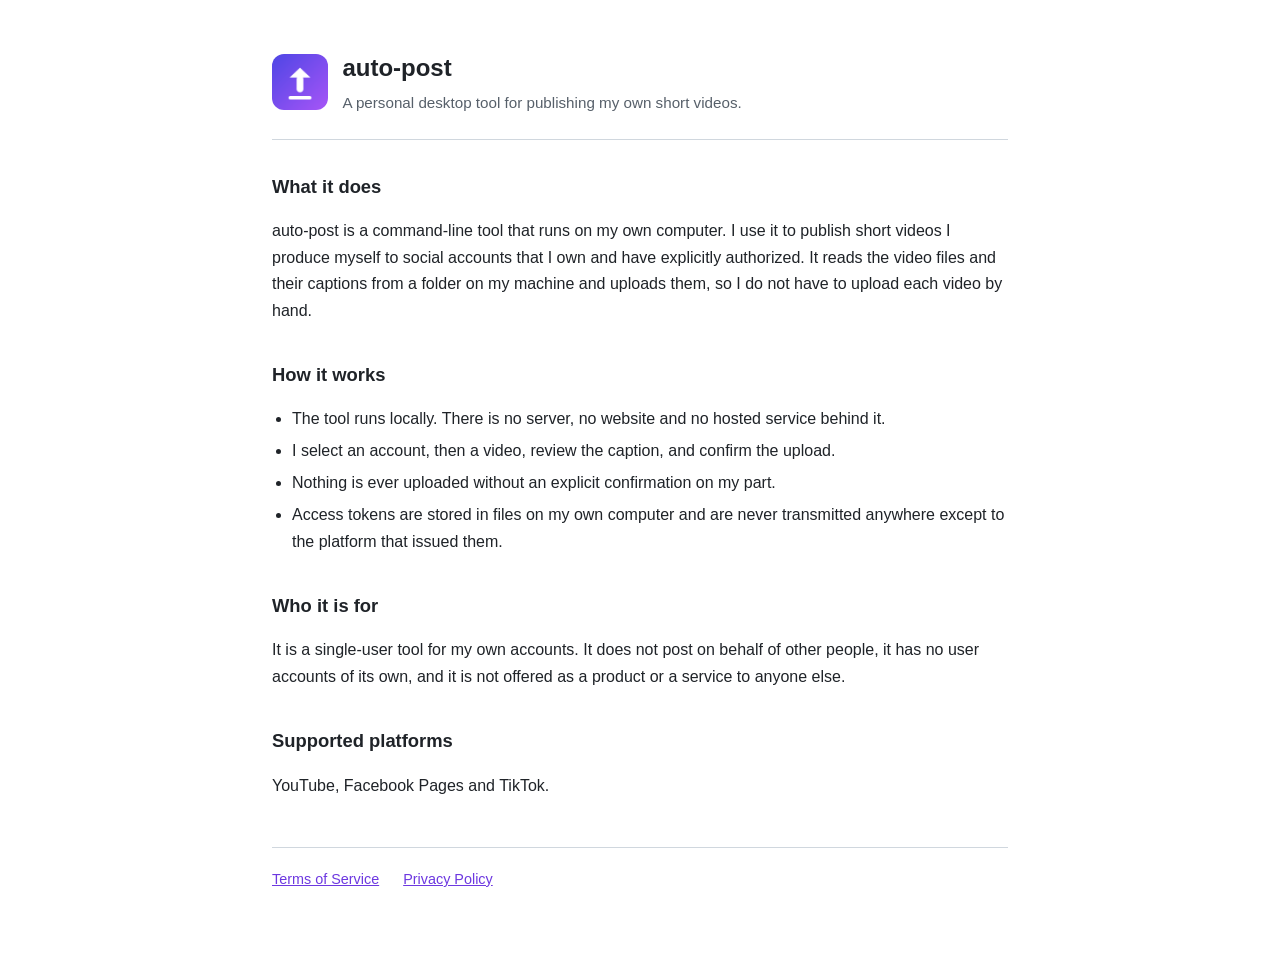
<file: index.html>
<!doctype html>
<html lang="en">
<head>
<meta charset="utf-8">
<meta name="viewport" content="width=device-width, initial-scale=1">
<title>auto-post</title>
<link rel="icon" href="icon.png">
<link rel="stylesheet" href="style.css">
</head>
<body>
<main>
  <header>
    <img src="icon.png" alt="">
    <div>
      <h1>auto-post</h1>
      <p>A personal desktop tool for publishing my own short videos.</p>
    </div>
  </header>

  <h2>What it does</h2>
  <p>
    auto-post is a command-line tool that runs on my own computer. I use it to publish
    short videos I produce myself to social accounts that I own and have explicitly
    authorized. It reads the video files and their captions from a folder on my machine
    and uploads them, so I do not have to upload each video by hand.
  </p>

  <h2>How it works</h2>
  <ul>
    <li>The tool runs locally. There is no server, no website and no hosted service behind it.</li>
    <li>I select an account, then a video, review the caption, and confirm the upload.</li>
    <li>Nothing is ever uploaded without an explicit confirmation on my part.</li>
    <li>Access tokens are stored in files on my own computer and are never transmitted anywhere
        except to the platform that issued them.</li>
  </ul>

  <h2>Who it is for</h2>
  <p>
    It is a single-user tool for my own accounts. It does not post on behalf of other people,
    it has no user accounts of its own, and it is not offered as a product or a service to
    anyone else.
  </p>

  <h2>Supported platforms</h2>
  <p>YouTube, Facebook Pages and TikTok.</p>

  <nav>
    <a href="terms.html">Terms of Service</a>
    <a href="privacy.html">Privacy Policy</a>
  </nav>
</main>
</body>
</html>
</file>
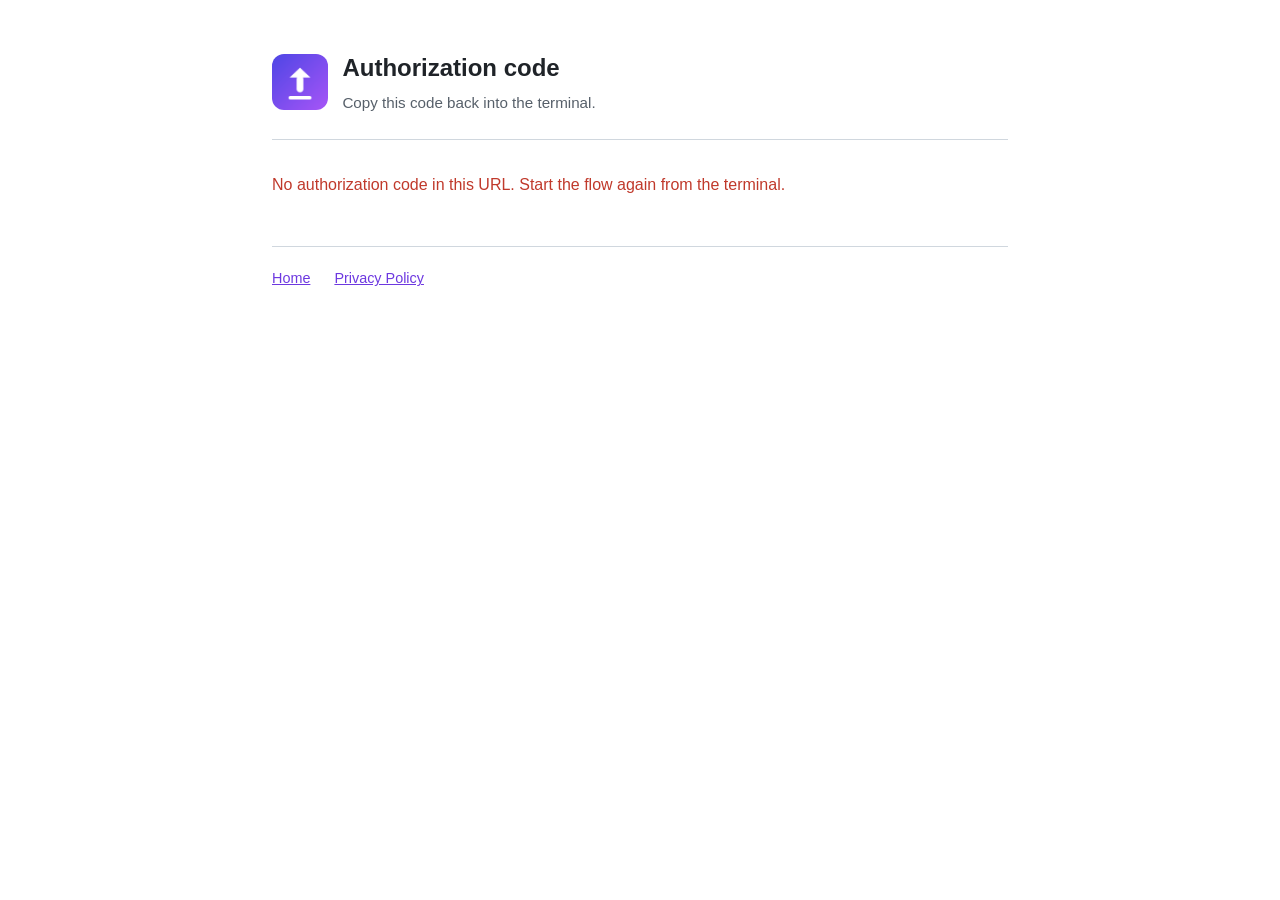
<file: callback.html>
<!doctype html>
<html lang="en">
<head>
<meta charset="utf-8">
<meta name="viewport" content="width=device-width, initial-scale=1">
<title>Authorization code — auto-post</title>
<link rel="icon" href="icon.png">
<link rel="stylesheet" href="style.css">
<style>
  .code {
    display: block;
    width: 100%;
    padding: 0.9rem 1rem;
    margin: 1rem 0 0.75rem;
    font-family: ui-monospace, SFMono-Regular, Consolas, monospace;
    font-size: 0.95rem;
    word-break: break-all;
    background: color-mix(in srgb, var(--fg) 6%, transparent);
    border: 1px solid var(--line);
    border-radius: 8px;
    color: var(--fg);
  }
  button {
    padding: 0.55rem 1.1rem;
    font: inherit;
    color: #fff;
    background: var(--accent);
    border: 0;
    border-radius: 8px;
    cursor: pointer;
  }
  .error { color: #c0392b; }
  @media (prefers-color-scheme: dark) { .error { color: #ff7b72; } }
</style>
</head>
<body>
<main>
  <header>
    <img src="icon.png" alt="">
    <div>
      <h1>Authorization code</h1>
      <p>Copy this code back into the terminal.</p>
    </div>
  </header>

  <div id="out"></div>

  <nav>
    <a href="index.html">Home</a>
    <a href="privacy.html">Privacy Policy</a>
  </nav>
</main>

<script>
  // TikTok redirects here with ?code=... The code is shown so it can be pasted
  // into the CLI. Nothing is sent anywhere from this page.
  const params = new URLSearchParams(location.search);
  const code = params.get('code');
  const error = params.get('error_description') || params.get('error');
  const out = document.getElementById('out');

  if (code) {
    const box = document.createElement('textarea');
    box.className = 'code';
    box.rows = 3;
    box.readOnly = true;
    box.value = code;

    const button = document.createElement('button');
    button.textContent = 'Copy';
    button.addEventListener('click', async () => {
      box.select();
      try {
        await navigator.clipboard.writeText(code);
      } catch {
        document.execCommand('copy');
      }
      button.textContent = 'Copied';
      setTimeout(() => { button.textContent = 'Copy'; }, 1500);
    });

    out.append(box, button);
  } else {
    const p = document.createElement('p');
    p.className = 'error';
    p.textContent = error
      ? `Authorization failed: ${error}`
      : 'No authorization code in this URL. Start the flow again from the terminal.';
    out.append(p);
  }
</script>
</body>
</html>
</file>
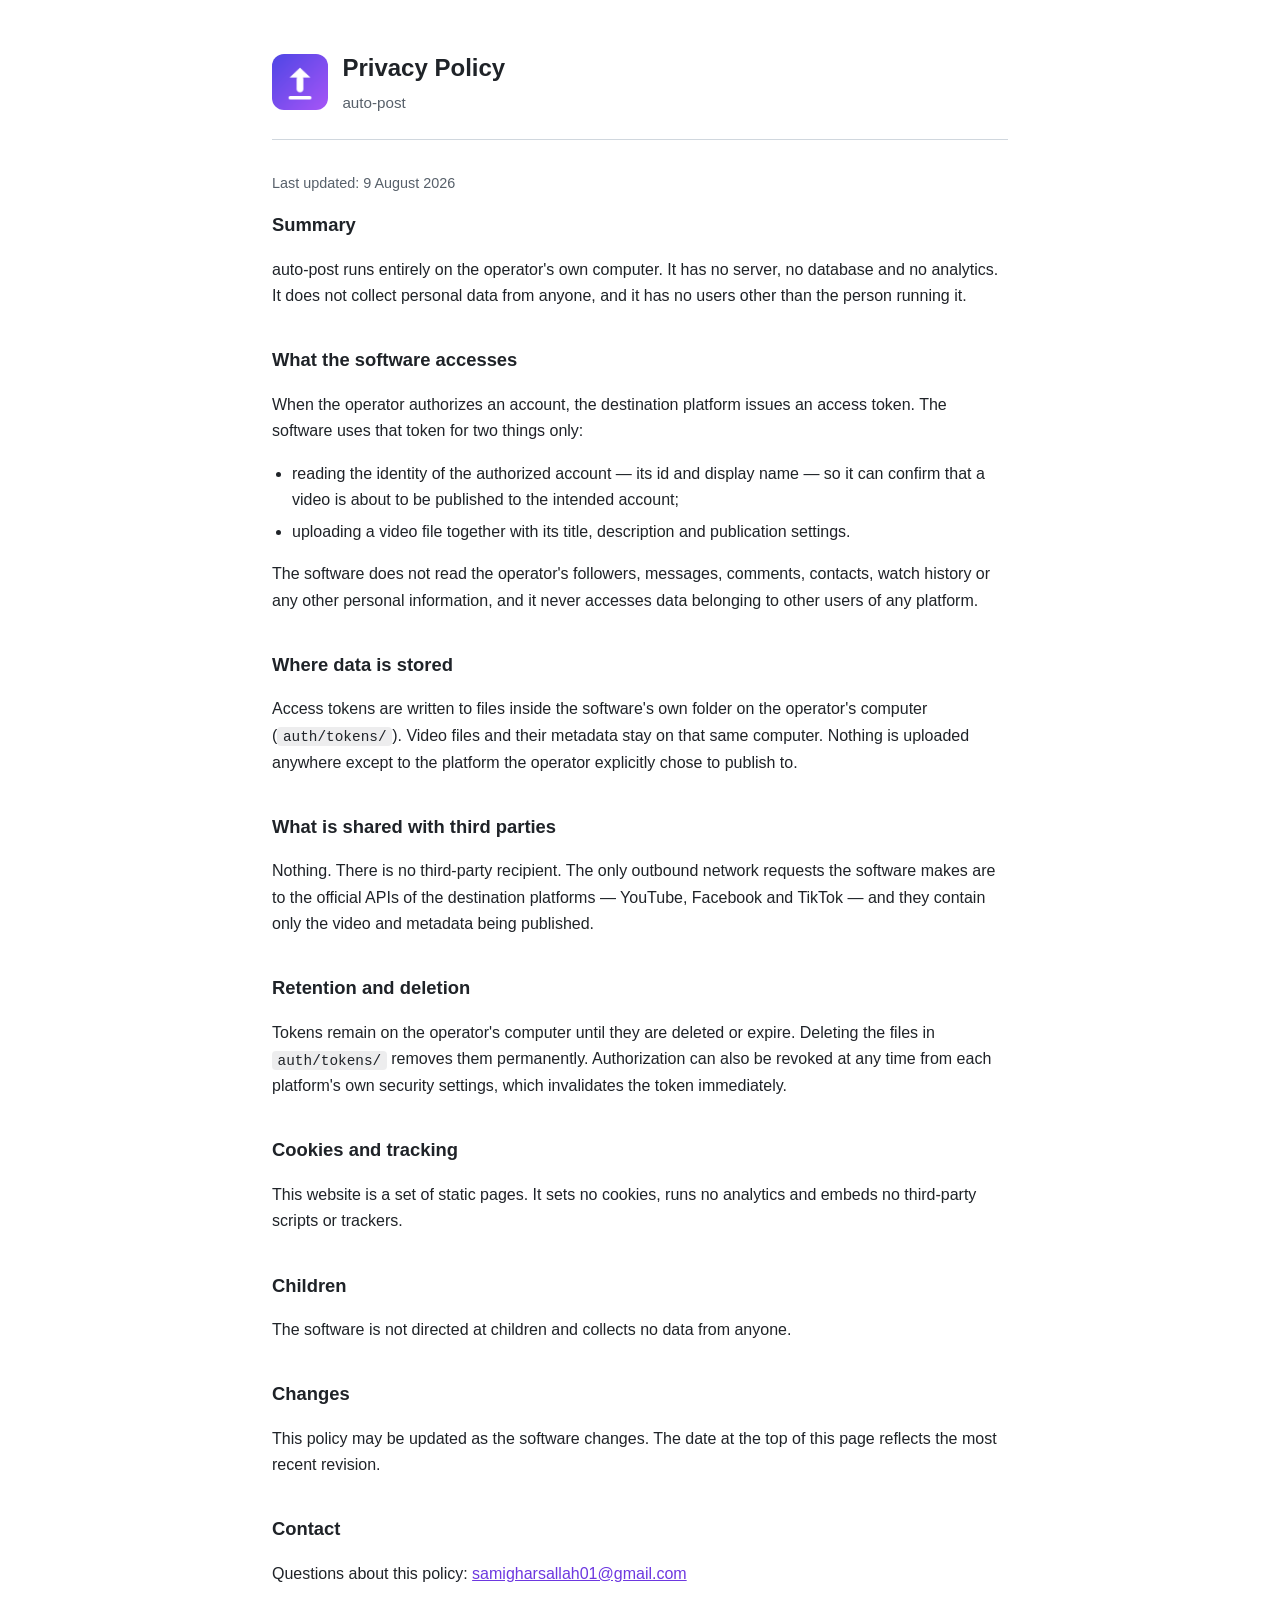
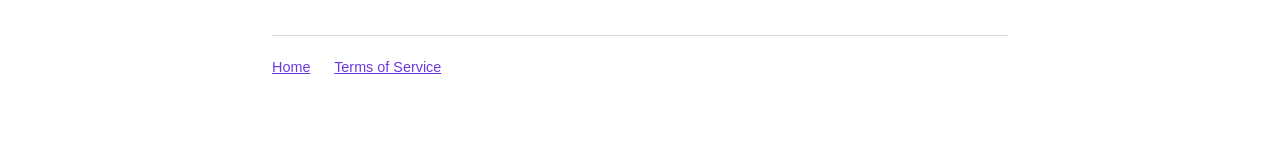
<file: privacy.html>
<!doctype html>
<html lang="en">
<head>
<meta charset="utf-8">
<meta name="viewport" content="width=device-width, initial-scale=1">
<title>Privacy Policy — auto-post</title>
<link rel="icon" href="icon.png">
<link rel="stylesheet" href="style.css">
</head>
<body>
<main>
  <header>
    <img src="icon.png" alt="">
    <div>
      <h1>Privacy Policy</h1>
      <p>auto-post</p>
    </div>
  </header>

  <p class="updated">Last updated: 9 August 2026</p>

  <h2>Summary</h2>
  <p>
    auto-post runs entirely on the operator's own computer. It has no server, no database and
    no analytics. It does not collect personal data from anyone, and it has no users other
    than the person running it.
  </p>

  <h2>What the software accesses</h2>
  <p>
    When the operator authorizes an account, the destination platform issues an access token.
    The software uses that token for two things only:
  </p>
  <ul>
    <li>reading the identity of the authorized account — its id and display name — so it can
        confirm that a video is about to be published to the intended account;</li>
    <li>uploading a video file together with its title, description and publication settings.</li>
  </ul>
  <p>
    The software does not read the operator's followers, messages, comments, contacts, watch
    history or any other personal information, and it never accesses data belonging to other
    users of any platform.
  </p>

  <h2>Where data is stored</h2>
  <p>
    Access tokens are written to files inside the software's own folder on the operator's
    computer (<code>auth/tokens/</code>). Video files and their metadata stay on that same
    computer. Nothing is uploaded anywhere except to the platform the operator explicitly
    chose to publish to.
  </p>

  <h2>What is shared with third parties</h2>
  <p>
    Nothing. There is no third-party recipient. The only outbound network requests the
    software makes are to the official APIs of the destination platforms — YouTube, Facebook
    and TikTok — and they contain only the video and metadata being published.
  </p>

  <h2>Retention and deletion</h2>
  <p>
    Tokens remain on the operator's computer until they are deleted or expire. Deleting the
    files in <code>auth/tokens/</code> removes them permanently. Authorization can also be
    revoked at any time from each platform's own security settings, which invalidates the
    token immediately.
  </p>

  <h2>Cookies and tracking</h2>
  <p>
    This website is a set of static pages. It sets no cookies, runs no analytics and embeds
    no third-party scripts or trackers.
  </p>

  <h2>Children</h2>
  <p>The software is not directed at children and collects no data from anyone.</p>

  <h2>Changes</h2>
  <p>
    This policy may be updated as the software changes. The date at the top of this page
    reflects the most recent revision.
  </p>

  <h2>Contact</h2>
  <p>Questions about this policy: <a href="mailto:samigharsallah01@gmail.com">samigharsallah01@gmail.com</a></p>

  <nav>
    <a href="index.html">Home</a>
    <a href="terms.html">Terms of Service</a>
  </nav>
</main>
</body>
</html>
</file>
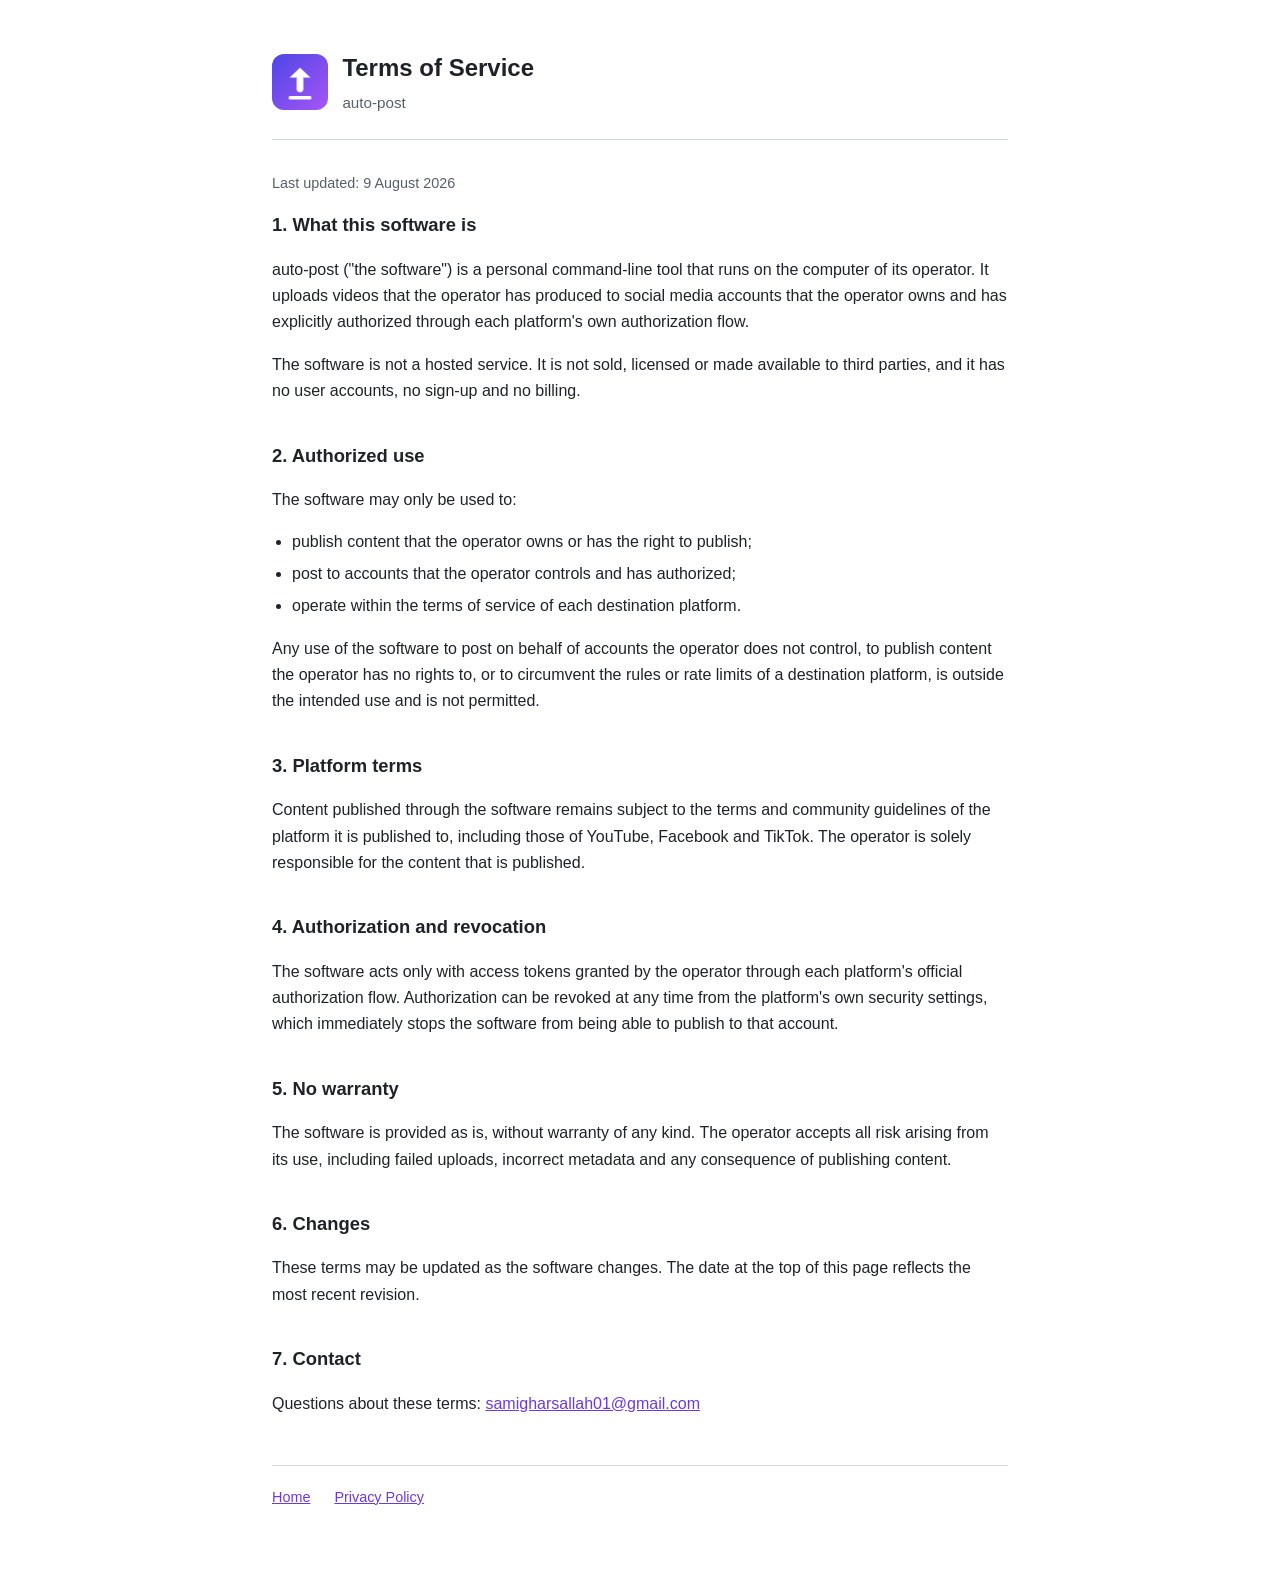
<file: terms.html>
<!doctype html>
<html lang="en">
<head>
<meta charset="utf-8">
<meta name="viewport" content="width=device-width, initial-scale=1">
<title>Terms of Service — auto-post</title>
<link rel="icon" href="icon.png">
<link rel="stylesheet" href="style.css">
</head>
<body>
<main>
  <header>
    <img src="icon.png" alt="">
    <div>
      <h1>Terms of Service</h1>
      <p>auto-post</p>
    </div>
  </header>

  <p class="updated">Last updated: 9 August 2026</p>

  <h2>1. What this software is</h2>
  <p>
    auto-post ("the software") is a personal command-line tool that runs on the computer of
    its operator. It uploads videos that the operator has produced to social media accounts
    that the operator owns and has explicitly authorized through each platform's own
    authorization flow.
  </p>
  <p>
    The software is not a hosted service. It is not sold, licensed or made available to third
    parties, and it has no user accounts, no sign-up and no billing.
  </p>

  <h2>2. Authorized use</h2>
  <p>The software may only be used to:</p>
  <ul>
    <li>publish content that the operator owns or has the right to publish;</li>
    <li>post to accounts that the operator controls and has authorized;</li>
    <li>operate within the terms of service of each destination platform.</li>
  </ul>
  <p>
    Any use of the software to post on behalf of accounts the operator does not control, to
    publish content the operator has no rights to, or to circumvent the rules or rate limits
    of a destination platform, is outside the intended use and is not permitted.
  </p>

  <h2>3. Platform terms</h2>
  <p>
    Content published through the software remains subject to the terms and community
    guidelines of the platform it is published to, including those of YouTube, Facebook and
    TikTok. The operator is solely responsible for the content that is published.
  </p>

  <h2>4. Authorization and revocation</h2>
  <p>
    The software acts only with access tokens granted by the operator through each platform's
    official authorization flow. Authorization can be revoked at any time from the platform's
    own security settings, which immediately stops the software from being able to publish to
    that account.
  </p>

  <h2>5. No warranty</h2>
  <p>
    The software is provided as is, without warranty of any kind. The operator accepts all
    risk arising from its use, including failed uploads, incorrect metadata and any
    consequence of publishing content.
  </p>

  <h2>6. Changes</h2>
  <p>
    These terms may be updated as the software changes. The date at the top of this page
    reflects the most recent revision.
  </p>

  <h2>7. Contact</h2>
  <p>Questions about these terms: <a href="mailto:samigharsallah01@gmail.com">samigharsallah01@gmail.com</a></p>

  <nav>
    <a href="index.html">Home</a>
    <a href="privacy.html">Privacy Policy</a>
  </nav>
</main>
</body>
</html>
</file>
<file: style.css>
:root {
  color-scheme: light dark;
  --bg: #ffffff;
  --fg: #1f2328;
  --muted: #57606a;
  --line: #d0d7de;
  --accent: #6d38e0;
}

@media (prefers-color-scheme: dark) {
  :root {
    --bg: #0d1117;
    --fg: #e6edf3;
    --muted: #9198a1;
    --line: #30363d;
    --accent: #a970ff;
  }
}

* { box-sizing: border-box; }

body {
  margin: 0;
  padding: 3rem 1.25rem 5rem;
  background: var(--bg);
  color: var(--fg);
  font: 16px/1.65 -apple-system, BlinkMacSystemFont, "Segoe UI", Helvetica, Arial, sans-serif;
}

main { max-width: 46rem; margin: 0 auto; }

header {
  display: flex;
  align-items: center;
  gap: 0.9rem;
  padding-bottom: 1.5rem;
  margin-bottom: 2rem;
  border-bottom: 1px solid var(--line);
}

header img { width: 56px; height: 56px; border-radius: 12px; }
header h1 { font-size: 1.5rem; margin: 0; }
header p { margin: 0.15rem 0 0; color: var(--muted); font-size: 0.95rem; }

h2 { font-size: 1.15rem; margin: 2.25rem 0 0.6rem; }
h2:first-of-type { margin-top: 0; }

p, li { color: var(--fg); }
ul { padding-left: 1.25rem; }
li { margin: 0.35rem 0; }

a { color: var(--accent); }

.updated { color: var(--muted); font-size: 0.9rem; margin-top: 0; }

nav {
  margin-top: 3rem;
  padding-top: 1.25rem;
  border-top: 1px solid var(--line);
  font-size: 0.9rem;
}

nav a { margin-right: 1.25rem; }

code {
  background: color-mix(in srgb, var(--fg) 8%, transparent);
  padding: 0.1rem 0.35rem;
  border-radius: 4px;
  font-size: 0.9em;
}
</file>
